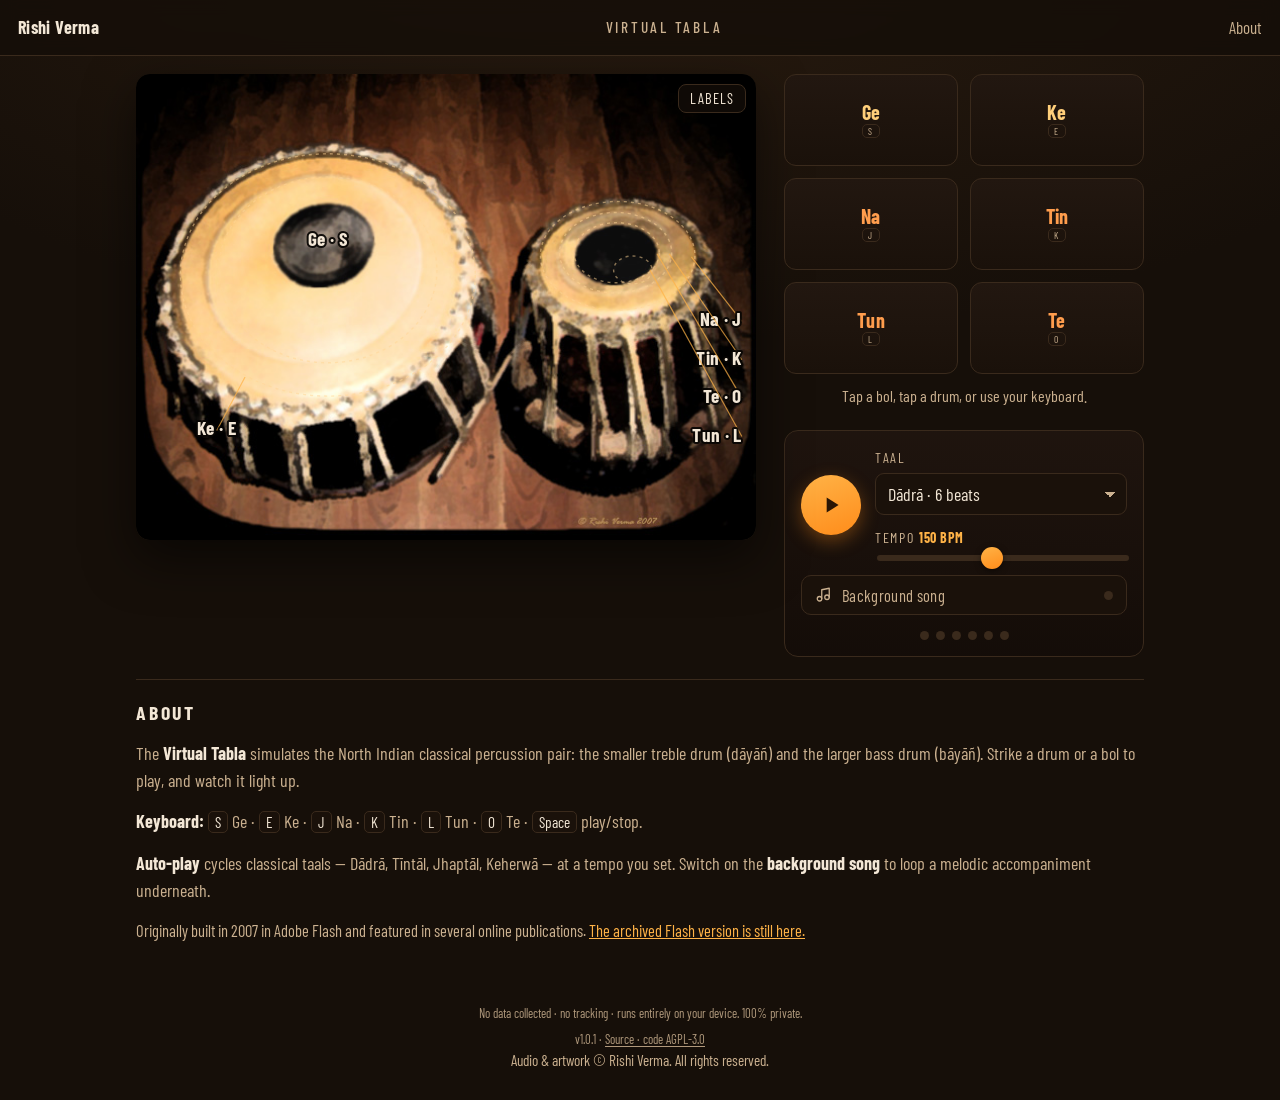
<file: index.html>
<!DOCTYPE html>
<html lang="en">
<head>
	<meta charset="utf-8">
	<meta name="viewport" content="width=device-width, initial-scale=1, viewport-fit=cover">
	<meta name="theme-color" content="#1a120b">
	<title>Rishi Verma &mdash; Virtual Tabla</title>
	<meta name="description" content="An in-browser tabla you can play with your keyboard or touch, with auto-play taals and adjustable tempo.">
	<link rel="stylesheet" href="app/tabla.css">
	<link rel="manifest" href="manifest.webmanifest">
	<link rel="icon" type="image/png" sizes="192x192" href="icon-192.png">
	<link rel="apple-touch-icon" href="apple-touch-icon.png">
</head>
<body>

<header class="topbar">
	<a class="home" href="https://riverma.com/">Rishi&nbsp;Verma</a>
	<span class="topbar-title">Virtual Tabla</span>
	<a class="info-link" href="#about">About</a>
</header>

<main class="instrument">

	<!-- The two drums. Each bol has its own zone (positions match the original
	     Flash app). Tap a zone, the pads, or use your keyboard. -->
	<div id="stage" class="stage" aria-label="Tabla drums">
		<img class="stage-bg" src="app/img/tabla-bg.jpg"
		     alt="A pair of tabla drums on a wooden floor" draggable="false">
		<svg id="zones" class="zones" viewBox="0 0 614 461" preserveAspectRatio="xMidYMid meet"></svg>
		<button id="labelToggle" class="label-toggle" type="button" aria-pressed="true">Labels</button>
		<p id="loading" class="loading" role="status" aria-live="polite" hidden>Loading sounds…</p>
	</div>

	<!-- Bol pads: the playable syllables, grouped by drum. -->
	<section class="pads-wrap" aria-label="Bols">
		<div id="pads" class="pads"></div>
		<p class="pads-hint">Tap a bol, tap a drum, or use your keyboard.</p>
	</section>

	<!-- Transport: auto-play taals with adjustable tempo. -->
	<section class="transport" aria-label="Auto-play">
		<button id="playBtn" class="play" type="button" aria-label="Play">
			<svg class="ico-play" viewBox="0 0 24 24" aria-hidden="true"><path d="M8 5v14l11-7z"/></svg>
			<svg class="ico-stop" viewBox="0 0 24 24" aria-hidden="true"><rect x="6" y="6" width="12" height="12" rx="1"/></svg>
		</button>
		<label class="field song-field">
			<span class="field-label">Taal</span>
			<select id="song" class="song"></select>
		</label>
		<label class="field tempo-field">
			<span class="field-label">Tempo <b><span id="tempoVal">150</span> bpm</b></span>
			<input id="tempo" class="tempo" type="range" min="60" max="260" step="2" value="150"
			       aria-label="Tempo in beats per minute">
		</label>
		<button id="bgToggle" class="bg-toggle" type="button" aria-pressed="false"
		        aria-label="Toggle background song">
			<svg viewBox="0 0 24 24" aria-hidden="true"><path d="M9 17V5l10-2v12"/><circle cx="6" cy="17" r="3"/><circle cx="16" cy="15" r="3"/></svg>
			<span>Background song</span>
			<span class="dot-ind" aria-hidden="true"></span>
		</button>
		<div id="beatdots" class="beatdots" aria-hidden="true"></div>
	</section>

	<section id="about" class="about">
		<h2>About</h2>
		<p>The <strong>Virtual Tabla</strong> simulates the North&nbsp;Indian classical percussion
		pair: the smaller treble drum (dāyāñ) and the larger bass drum (bāyāñ). Strike a drum or a
		bol to play, and watch it light up.</p>
		<p><strong>Keyboard:</strong> <kbd>S</kbd> Ge · <kbd>E</kbd> Ke · <kbd>J</kbd> Na ·
		<kbd>K</kbd> Tin · <kbd>L</kbd> Tun · <kbd>O</kbd> Te · <kbd>Space</kbd> play/stop.</p>
		<p><strong>Auto-play</strong> cycles classical taals — Dādrā, Tīntāl, Jhaptāl, Keherwā — at a
		tempo you set. Switch on the <strong>background song</strong> to loop a melodic accompaniment
		underneath.</p>
		<p class="history">Originally built in 2007 in Adobe Flash and featured in several online
		publications. <a href="legacy-flash.html">The archived Flash version is still here.</a></p>
	</section>

</main>

<footer class="foot">
	<p class="app-privacy">No data collected &middot; no tracking &middot; runs entirely on your device. 100% private.</p>
	<p class="app-meta"><span class="app-version">v1.0.1</span> &middot; <a class="app-source" href="https://github.com/riverma/tabla" target="_blank" rel="noopener">Source &middot; code AGPL-3.0</a></p>
	<p>Audio &amp; artwork &copy; Rishi Verma. All rights reserved.</p>
</footer>

<script src="app/tabla.js"></script>
<script>
	if ('serviceWorker' in navigator) {
		window.addEventListener('load', () => navigator.serviceWorker.register('sw.js'));
	}
</script>
<script>
/* Install helper: when opened via #install (from apps.riverma.com), prompt or guide install for THIS app. */
(function () {
  if (location.hash !== '#install') return;
  if ((window.matchMedia && window.matchMedia('(display-mode: standalone)').matches) || window.navigator.standalone) return;
  var deferred = null, bar = null;
  function isIOS(){ return /iphone|ipad|ipod/i.test(navigator.userAgent) || (navigator.platform === 'MacIntel' && navigator.maxTouchPoints > 1); }
  function render(){
    if (bar) bar.remove();
    bar = document.createElement('div');
    bar.setAttribute('role','dialog'); bar.setAttribute('aria-label','Install this app');
    bar.style.cssText='position:fixed;left:12px;right:12px;bottom:12px;z-index:2147483647;background:#16233f;color:#fff;padding:12px 14px;border-radius:12px;font:600 14px/1.45 -apple-system,BlinkMacSystemFont,system-ui,sans-serif;display:flex;gap:10px;align-items:center;box-shadow:0 8px 30px rgba(0,0,0,.35)';
    var msg=document.createElement('span'); msg.style.flex='1';
    if (deferred){
      msg.textContent='Add this app to your device.';
      var ib=document.createElement('button'); ib.textContent='Install';
      ib.style.cssText='background:#fff;color:#16233f;border:0;border-radius:999px;padding:8px 16px;font-weight:800;cursor:pointer;white-space:nowrap';
      ib.onclick=function(){ deferred.prompt(); deferred.userChoice.then(function(){ if(bar) bar.remove(); }); };
      bar.appendChild(msg); bar.appendChild(ib);
    } else if (isIOS()){
      msg.innerHTML='To install: tap the <b>Share</b> button, then <b>Add to Home Screen</b>.';
      bar.appendChild(msg);
    } else {
      msg.innerHTML='To install: open your browser menu, then <b>Install</b> or <b>Add to Home screen</b>.';
      bar.appendChild(msg);
    }
    var x=document.createElement('button'); x.textContent='\u2715'; x.setAttribute('aria-label','Dismiss');
    x.style.cssText='background:transparent;color:#fff;border:0;font-size:16px;line-height:1;cursor:pointer;padding:4px';
    x.onclick=function(){ if(bar) bar.remove(); };
    bar.appendChild(x); document.body.appendChild(bar);
  }
  window.addEventListener('beforeinstallprompt', function(e){ e.preventDefault(); deferred=e; render(); });
  window.addEventListener('load', function(){ setTimeout(function(){ if(!bar) render(); }, 500); });
})();
</script>
</body>
</html>
</file>
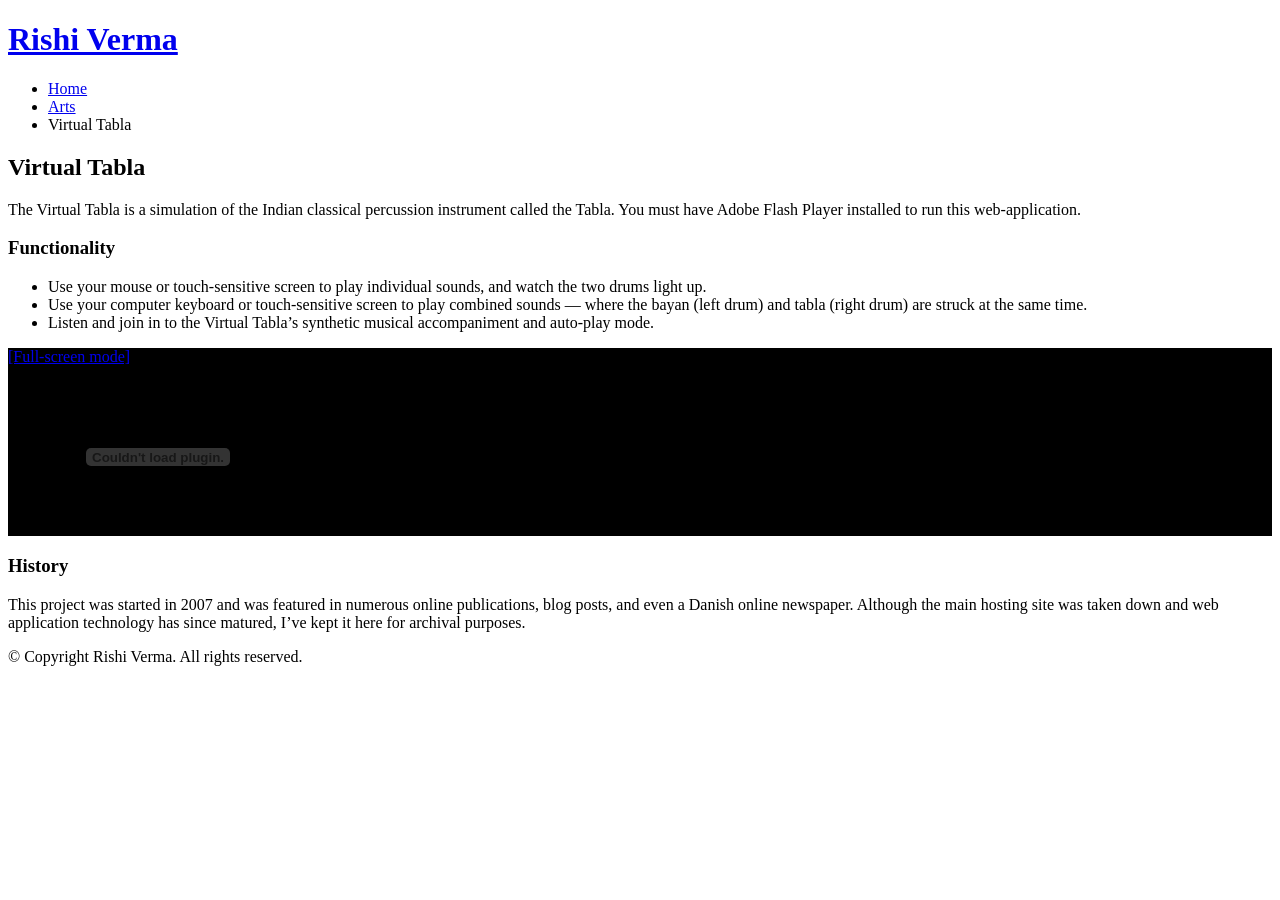
<file: legacy-flash.html>
<!DOCTYPE html>
<html lang="en">
<head>
	<meta charset="utf-8">
	<meta name="viewport" content="width=device-width, initial-scale=1">
	<title>Rishi Verma &mdash; Virtual Tabla</title>
	<link rel="stylesheet" href="https://riverma.com/css/main.css">
	<link rel="stylesheet" href="virtualtabla.css">
</head>
<body>

<header class="page-header">
	<h1><a href="https://riverma.com/">Rishi Verma</a></h1>
	<ul class="breadcrumbs">
		<li><a href="https://riverma.com/">Home</a></li>
		<li><a href="https://riverma.com/#arts">Arts</a></li>
		<li class="current">Virtual Tabla</li>
	</ul>
</header>

<main>

<h2>Virtual Tabla</h2>

<p>The Virtual Tabla is a simulation of the Indian classical percussion instrument called the Tabla. You must have Adobe Flash Player installed to run this web-application.</p>

<h3>Functionality</h3>
<ul>
	<li>Use your mouse or touch-sensitive screen to play individual sounds, and watch the two drums light up.</li>
	<li>Use your computer keyboard or touch-sensitive screen to play combined sounds &mdash; where the bayan (left drum) and tabla (right drum) are struck at the same time.</li>
	<li>Listen and join in to the Virtual Tabla&rsquo;s synthetic musical accompaniment and auto-play mode.</li>
</ul>

<div id="tabla-swf-box">
	<p><a href="tabla-fullscreen.html">[Full-screen mode]</a></p>
	<object classid="clsid:D27CDB6E-AE6D-11CF-96B8-444553540000" id="obj1" codebase="http://download.macromedia.com/pub/shockwave/cabs/flash/swflash.cab#version=6,0,40,0">
		<param name="movie" value="tabla.swf">
		<param name="quality" value="High">
		<embed src="tabla.swf" pluginspage="http://www.macromedia.com/go/getflashplayer" type="application/x-shockwave-flash" name="obj1">
	</object>
</div>

<h3>History</h3>
<p>This project was started in 2007 and was featured in numerous online publications, blog posts, and even a Danish online newspaper. Although the main hosting site was taken down and web application technology has since matured, I&rsquo;ve kept it here for archival purposes.</p>

</main>

<footer>
	<p>&copy; Copyright Rishi Verma. All rights reserved.</p>
</footer>

</body>
</html>
</file>
<file: app/tabla.css>
/* ============================================================================
   Virtual Tabla — modern, mobile-first, offline-first studio theme.
   Fonts are self-hosted (shared with the main site). No external dependencies.
   ============================================================================ */

@font-face {
	font-family: "Barlow Condensed";
	font-style: normal; font-weight: 400; font-display: swap;
	src: url("../fonts/BarlowCondensed-Regular.woff2") format("woff2");
}
@font-face {
	font-family: "Barlow Condensed";
	font-style: normal; font-weight: 500; font-display: swap;
	src: url("../fonts/BarlowCondensed-Medium.woff2") format("woff2");
}
@font-face {
	font-family: "Barlow Condensed";
	font-style: normal; font-weight: 700; font-display: swap;
	src: url("../fonts/BarlowCondensed-Bold.woff2") format("woff2");
}

:root {
	--bg:      #160f09;
	--bg-2:    #221710;
	--ink:     #f3e7d6;
	--muted:   #cbb190;
	--line:    #3a2a1c;
	--amber:   #ffb347;
	--amber-2: #ff8c1a;
	--bayan:   #ffcf7a;   /* bass-drum glow  */
	--dayan:   #ff9d4d;   /* treble-drum glow */
	--radius:  14px;
}

*, *::before, *::after { box-sizing: border-box; }
html, body { margin: 0; padding: 0; }

/* Visible focus for keyboard users (mouse/touch use :focus, no ring). */
.pad:focus-visible, .play:focus-visible, .label-toggle:focus-visible,
.song:focus-visible, .tempo:focus-visible, a:focus-visible {
	outline: 2px solid var(--amber);
	outline-offset: 2px;
}
.zone:focus-visible { outline: none; }
.zone:focus-visible .z-area { stroke: var(--amber); stroke-width: 2.4; fill: rgba(255, 179, 71, 0.12); }

body {
	background:
		radial-gradient(120% 80% at 50% -10%, #2a1c10 0%, var(--bg) 60%) fixed,
		var(--bg);
	color: var(--ink);
	font-family: "Futura PT Condensed", "Barlow Condensed", "Tw Cen MT Condensed", sans-serif;
	font-size: 18px;
	line-height: 1.5;
	-webkit-font-smoothing: antialiased;
	-moz-osx-font-smoothing: grayscale;
	min-height: 100vh;
	padding-bottom: env(safe-area-inset-bottom);
	touch-action: manipulation;
}

/* ---- top bar --------------------------------------------------------------- */
.topbar {
	display: flex; align-items: center; gap: 14px;
	padding: 14px 18px;
	border-bottom: 1px solid var(--line);
	position: sticky; top: 0; z-index: 5;
	background: rgba(22, 15, 9, 0.86);
	backdrop-filter: blur(8px);
	padding-top: calc(14px + env(safe-area-inset-top));
}
.topbar .home {
	color: var(--ink); text-decoration: none; font-weight: 700;
	letter-spacing: 0.02em; white-space: nowrap;
}
.topbar .home:hover { color: var(--amber); }
.topbar-title {
	flex: 1; text-align: center;
	text-transform: uppercase; letter-spacing: 0.18em;
	font-weight: 500; font-size: 0.85em; color: var(--muted);
}
.info-link { color: var(--muted); text-decoration: none; font-size: 0.95em; }
.info-link:hover { color: var(--amber); }

/* ---- layout ---------------------------------------------------------------- */
.instrument {
	max-width: 680px; margin: 0 auto;
	padding: 18px 16px 40px;
	display: flex; flex-direction: column; gap: 20px;
}

/* ---- the drums (stage) ----------------------------------------------------- */
.stage {
	position: relative;
	width: 100%;
	aspect-ratio: 614 / 461;
	border-radius: var(--radius);
	overflow: hidden;
	box-shadow: 0 18px 50px rgba(0, 0, 0, 0.55), inset 0 0 0 1px var(--line);
	background: #0d0805;
	user-select: none; -webkit-user-select: none;
}
.stage-bg {
	position: absolute; inset: 0;
	width: 100%; height: 100%; object-fit: cover;
	pointer-events: none; -webkit-user-drag: none;
	opacity: 0.45; transition: opacity 0.6s ease;
}
.stage.ready .stage-bg { opacity: 1; }

/* SVG zone overlay — one tappable, light-up region per bol, positioned to
   match the original Flash app. */
.zones {
	position: absolute; inset: 0; width: 100%; height: 100%;
	-webkit-tap-highlight-color: transparent;
}
.zone { cursor: pointer; }
.zone .z-area {
	fill: rgba(255, 255, 255, 0.015);
	stroke: rgba(255, 213, 150, 0.5);
	stroke-width: 1.4; stroke-dasharray: 3 4;
	transition: stroke 0.18s ease, fill 0.18s ease;
}
.zone:hover .z-area { stroke: var(--amber); fill: rgba(255, 179, 71, 0.08); }
.zone .z-glow {
	fill: var(--dayan); opacity: 0;
	mix-blend-mode: screen; pointer-events: none;
	transform-box: fill-box; transform-origin: center;
}
.zone-bayan .z-glow { fill: var(--bayan); }
.zone.lit .z-glow { animation: zoneflash 380ms ease-out; }
@keyframes zoneflash {
	0%   { opacity: 0;    transform: scale(0.7); }
	16%  { opacity: 0.92; transform: scale(1);   }
	100% { opacity: 0;    transform: scale(1.12); }
}

/* Bol legend drawn on the drums (toggleable). */
.labels { pointer-events: none; transition: opacity 0.25s ease; }
.labels .lead { stroke: var(--amber); stroke-width: 1.2; opacity: 0.7; }
.labels .lbl {
	fill: var(--ink); font-family: inherit; font-weight: 700;
	font-size: 19px; letter-spacing: 0.02em;
	paint-order: stroke; stroke: rgba(8, 5, 3, 0.92); stroke-width: 4px; stroke-linejoin: round;
}
.stage.labels-off .labels { opacity: 0; }

.label-toggle {
	position: absolute; top: 10px; right: 10px; z-index: 2;
	font-family: inherit; font-size: 0.8em; letter-spacing: 0.08em; text-transform: uppercase;
	color: var(--ink); background: rgba(22, 15, 9, 0.7);
	border: 1px solid var(--line); border-radius: 8px; padding: 5px 11px;
	cursor: pointer; -webkit-tap-highlight-color: transparent;
	backdrop-filter: blur(4px);
}
.label-toggle[aria-pressed="false"] { color: var(--muted); opacity: 0.8; }
.label-toggle:hover { border-color: var(--amber-2); }

/* Whole-stage pulse for the composed-solo phrase samples. */
.stage.pulse::after {
	content: ""; position: absolute; inset: 0; pointer-events: none;
	box-shadow: inset 0 0 60px 10px rgba(255, 179, 71, 0.45);
	animation: stagepulse 300ms ease-out;
}
@keyframes stagepulse { 0% { opacity: 0; } 30% { opacity: 1; } 100% { opacity: 0; } }

.loading {
	position: absolute; inset: auto 0 14px; text-align: center;
	color: var(--muted); font-size: 0.95em; margin: 0;
}

/* ---- bol pads -------------------------------------------------------------- */
.pads-wrap { text-align: center; }
.pads {
	display: grid;
	grid-template-columns: repeat(3, 1fr);
	gap: 10px;
}
.pad {
	position: relative;
	display: flex; flex-direction: column; align-items: center; justify-content: center;
	gap: 2px;
	padding: 14px 6px;
	min-height: 64px;
	border: 1px solid var(--line);
	border-radius: 12px;
	background: linear-gradient(180deg, var(--bg-2), #1a110a);
	color: var(--ink);
	font-family: inherit; cursor: pointer;
	transition: transform 0.06s ease, border-color 0.15s ease, box-shadow 0.15s ease;
	-webkit-tap-highlight-color: transparent;
}
.pad:hover { border-color: var(--amber-2); }
.pad-label { font-size: 1.5em; font-weight: 700; line-height: 1; letter-spacing: 0.01em; }
.pad-key {
	font-size: 0.72em; color: var(--muted); letter-spacing: 0.12em;
	border: 1px solid var(--line); border-radius: 5px; padding: 0 5px;
}
.pad-bayan .pad-label { color: var(--bayan); }
.pad-dayan .pad-label { color: var(--dayan); }
.pad.struck {
	animation: padhit 220ms ease-out;
}
@keyframes padhit {
	0%   { transform: scale(0.94); box-shadow: 0 0 0 0 rgba(255,179,71,0.6); border-color: var(--amber); }
	100% { transform: scale(1);    box-shadow: 0 0 18px 2px rgba(255,179,71,0); border-color: var(--line); }
}
.pads-hint { color: var(--muted); font-size: 0.9em; margin: 10px 0 0; }

/* ---- transport ------------------------------------------------------------- */
.transport {
	display: grid;
	grid-template-columns: auto 1fr;
	grid-template-areas:
		"play song"
		"play tempo"
		"bg   bg"
		"dots dots";
	gap: 12px 14px;
	align-items: center;
	padding: 16px;
	border: 1px solid var(--line);
	border-radius: var(--radius);
	background: linear-gradient(180deg, rgba(34,23,16,0.7), rgba(18,12,7,0.7));
}
.play {
	grid-area: play;
	width: 60px; height: 60px; border-radius: 50%;
	border: 0; cursor: pointer;
	background: linear-gradient(160deg, var(--amber), var(--amber-2));
	color: #2a1605;
	display: grid; place-items: center;
	box-shadow: 0 6px 18px rgba(255,140,26,0.35);
	transition: transform 0.08s ease, box-shadow 0.15s ease;
	-webkit-tap-highlight-color: transparent;
}
.play:active { transform: scale(0.93); }
.play svg { width: 26px; height: 26px; fill: currentColor; }
.play .ico-stop { display: none; }
.play.playing .ico-play { display: none; }
.play.playing .ico-stop { display: block; }
.play.playing {
	background: linear-gradient(160deg, #ffd9a0, var(--amber));
	box-shadow: 0 0 0 4px rgba(255,179,71,0.2), 0 6px 18px rgba(255,140,26,0.4);
}

.field { display: flex; flex-direction: column; gap: 5px; min-width: 0; }
.song-field { grid-area: song; }
.tempo-field { grid-area: tempo; }

/* Background-song toggle — a pill that lights up when the accompaniment is on. */
.bg-toggle {
	grid-area: bg;
	display: flex; align-items: center; gap: 9px;
	padding: 9px 13px;
	border: 1px solid var(--line); border-radius: 10px;
	background: #1a110a; color: var(--muted);
	font-family: inherit; font-size: 0.92em; letter-spacing: 0.02em;
	cursor: pointer; -webkit-tap-highlight-color: transparent;
	transition: color 0.15s ease, border-color 0.15s ease, background 0.15s ease, box-shadow 0.15s ease;
}
.bg-toggle svg {
	width: 18px; height: 18px; flex: none;
	fill: none; stroke: currentColor; stroke-width: 1.7;
	stroke-linecap: round; stroke-linejoin: round;
}
.bg-toggle .dot-ind {
	margin-left: auto; width: 9px; height: 9px; border-radius: 50%;
	background: var(--line); transition: background 0.15s ease, box-shadow 0.15s ease;
}
.bg-toggle:hover { border-color: var(--amber-2); color: var(--ink); }
.bg-toggle.on {
	color: var(--ink); border-color: var(--amber-2);
	background: linear-gradient(180deg, #2c1d11, #1c130b);
	box-shadow: inset 0 0 0 1px rgba(255,140,26,0.25);
}
.bg-toggle.on .dot-ind { background: var(--amber); box-shadow: 0 0 8px var(--amber-2); }
.field-label {
	font-size: 0.78em; text-transform: uppercase; letter-spacing: 0.12em;
	color: var(--muted);
}
.field-label b { color: var(--amber); font-weight: 700; letter-spacing: 0.04em; }

.song {
	width: 100%; padding: 9px 12px;
	background: #1a110a; color: var(--ink);
	border: 1px solid var(--line); border-radius: 9px;
	font-family: inherit; font-size: 1em; cursor: pointer;
	appearance: none;
	background-image: linear-gradient(45deg, transparent 50%, var(--muted) 50%),
	                  linear-gradient(135deg, var(--muted) 50%, transparent 50%);
	background-position: right 16px center, right 11px center;
	background-size: 5px 5px, 5px 5px;
	background-repeat: no-repeat;
}

/* range slider */
.tempo { width: 100%; -webkit-appearance: none; appearance: none; background: transparent; }
.tempo::-webkit-slider-runnable-track {
	height: 6px; border-radius: 4px; background: var(--line);
}
.tempo::-moz-range-track { height: 6px; border-radius: 4px; background: var(--line); }
.tempo::-webkit-slider-thumb {
	-webkit-appearance: none; appearance: none;
	width: 22px; height: 22px; border-radius: 50%; margin-top: -8px;
	background: linear-gradient(160deg, var(--amber), var(--amber-2));
	box-shadow: 0 2px 6px rgba(0,0,0,0.5); cursor: pointer;
}
.tempo::-moz-range-thumb {
	width: 22px; height: 22px; border: 0; border-radius: 50%;
	background: linear-gradient(160deg, var(--amber), var(--amber-2));
	box-shadow: 0 2px 6px rgba(0,0,0,0.5); cursor: pointer;
}

.beatdots {
	grid-area: dots;
	display: flex; flex-wrap: wrap; gap: 7px; justify-content: center;
	padding-top: 4px;
}
.beatdots .dot {
	width: 9px; height: 9px; border-radius: 50%;
	background: var(--line); transition: background 0.05s ease, transform 0.05s ease;
}
.beatdots .dot.on { background: var(--amber); transform: scale(1.35); box-shadow: 0 0 8px var(--amber-2); }

/* ---- about ----------------------------------------------------------------- */
.about { color: var(--muted); border-top: 1px solid var(--line); padding-top: 18px; }
.about h2 {
	color: var(--ink); font-size: 1.1em; text-transform: uppercase;
	letter-spacing: 0.14em; font-weight: 700; margin: 0 0 0.6em;
}
.about p { margin: 0 0 0.8em; }
.about strong { color: var(--ink); }
.about a { color: var(--amber); }
.about .history { font-size: 0.92em; }
kbd {
	font-family: inherit; font-size: 0.85em;
	background: #1a110a; border: 1px solid var(--line); border-radius: 5px;
	padding: 1px 6px; color: var(--ink);
}

/* ---- footer ---------------------------------------------------------------- */
.foot { text-align: center; color: var(--muted); font-size: 0.85em; padding: 8px 16px 28px; }
.foot p { margin: 0; }

/* ---- tablet: wider transport ---------------------------------------------- */
@media (min-width: 620px) and (max-width: 899px) {
	.transport {
		grid-template-columns: auto 1.3fr 1.3fr;
		grid-template-areas:
			"play song tempo"
			"play bg   bg"
			"dots dots dots";
	}
}

/* ---- desktop / landscape: studio two-column layout ------------------------- */
@media (min-width: 900px) {
	.instrument {
		max-width: 1040px;
		display: grid;
		grid-template-columns: minmax(0, 1fr) 360px;
		grid-template-areas:
			"stage pads"
			"stage transport"
			"about about";
		align-items: start;
		gap: 22px 28px;
	}
	/* Keep the stage at the photo's exact aspect ratio so the <img> (cover) and
	   the <svg> zone overlay (meet) scale identically — otherwise the highlights
	   drift from the drums. Do NOT stretch to the grid row height. */
	.stage { grid-area: stage; align-self: start; }
	.pads-wrap { grid-area: pads; }
	.transport {
		grid-area: transport;
		grid-template-columns: auto 1fr;
		grid-template-areas:
			"play song"
			"play tempo"
			"bg   bg"
			"dots dots";
	}
	.about { grid-area: about; }
	.pads { grid-template-columns: repeat(2, 1fr); gap: 12px; }
	.pad { min-height: 92px; }
}

@media (prefers-reduced-motion: reduce) {
	.zone.lit .z-glow, .pad.struck, .stage.pulse::after { animation-duration: 1ms; }
}

/* --- App footer meta (version · source) --- */
.foot .app-meta { margin: .4rem 0 0; font-size: .8rem; opacity: .85; }
.foot .app-source { color: inherit; text-decoration: underline; text-underline-offset: 2px; }
.foot .app-privacy { margin: 0; font-size: .8rem; opacity: .85; }
</file>
<file: virtualtabla.css>
#tabla-swf-box {
	border-width: 2px;
	background-color: black;
}
#tabla-swf-box h5 {
	text-align: center;
}
</file>
